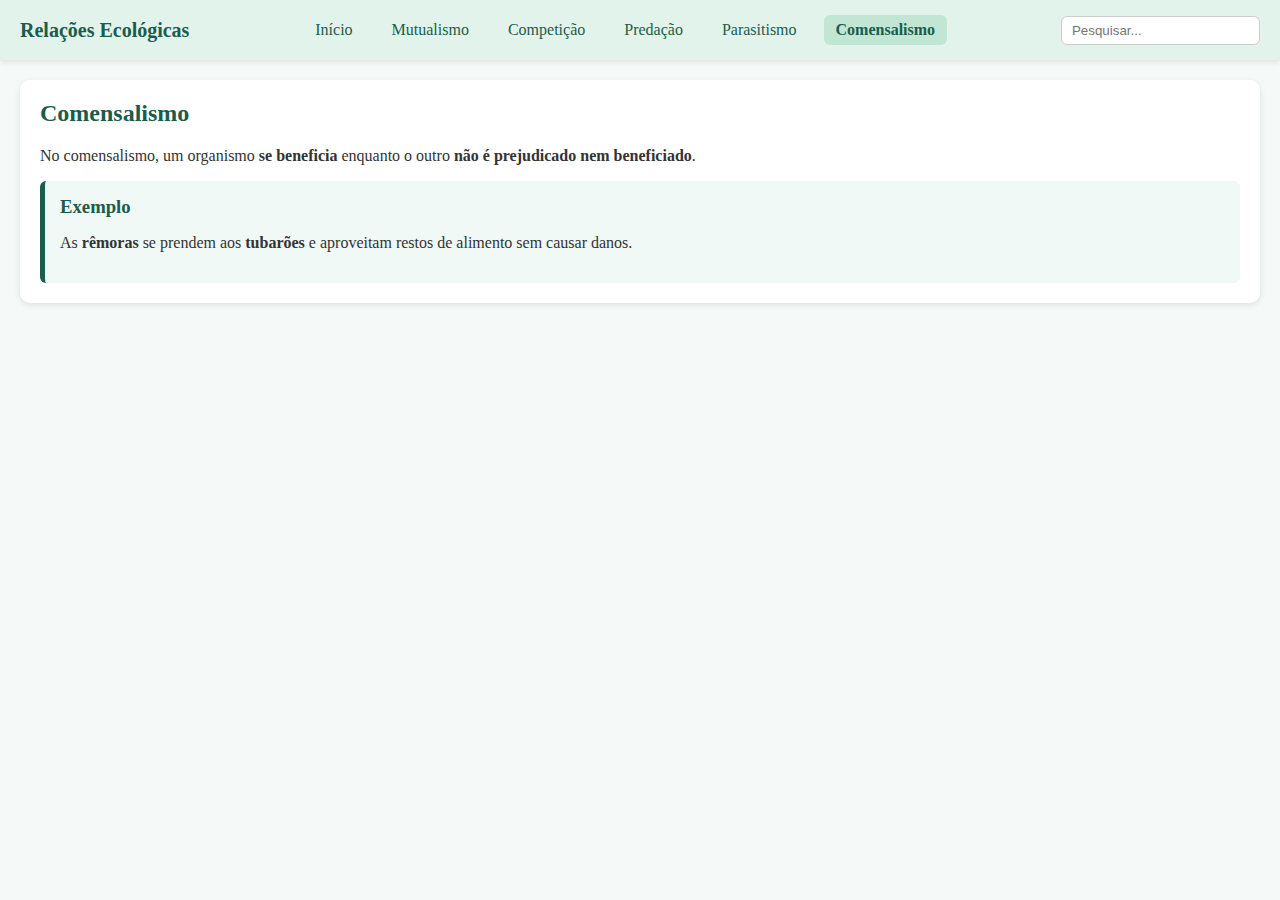
<file: conteudo/comensalismo.html>
<!DOCTYPE html>
<html lang="pt-BR">
<head>
  <meta charset="UTF-8">
  <meta name="viewport" content="width=device-width, initial-scale=1.0">
  <title>Comensalismo</title>
  <link rel="stylesheet" href="conteúdo.css">
</head>
<body>

  <header>
    <h1>Relações Ecológicas</h1>
    <nav class="menu">
      <a href="c">Início</a>
      <a href="mutualismo.html">Mutualismo</a>
      <a href="competicao.html">Competição</a>
      <a href="predacao.html">Predação</a>
      <a href="parasitismo.html">Parasitismo</a>
      <a href="comensalismo.html" class="active">Comensalismo</a>
    </nav>
    <div class="search-box">
      <input type="text" placeholder="Pesquisar...">
    </div>
  </header>

  <main class="content">
    <h2>Comensalismo</h2>
    <p>No comensalismo, um organismo <b>se beneficia</b> enquanto o outro <b>não é prejudicado nem beneficiado</b>.</p>

    <div class="box">
      <h3>Exemplo</h3>
      <p>As <b>rêmoras</b> se prendem aos <b>tubarões</b> e aproveitam restos de alimento sem causar danos.</p>
    </div>
  </main>

</body>
</html>
</file>
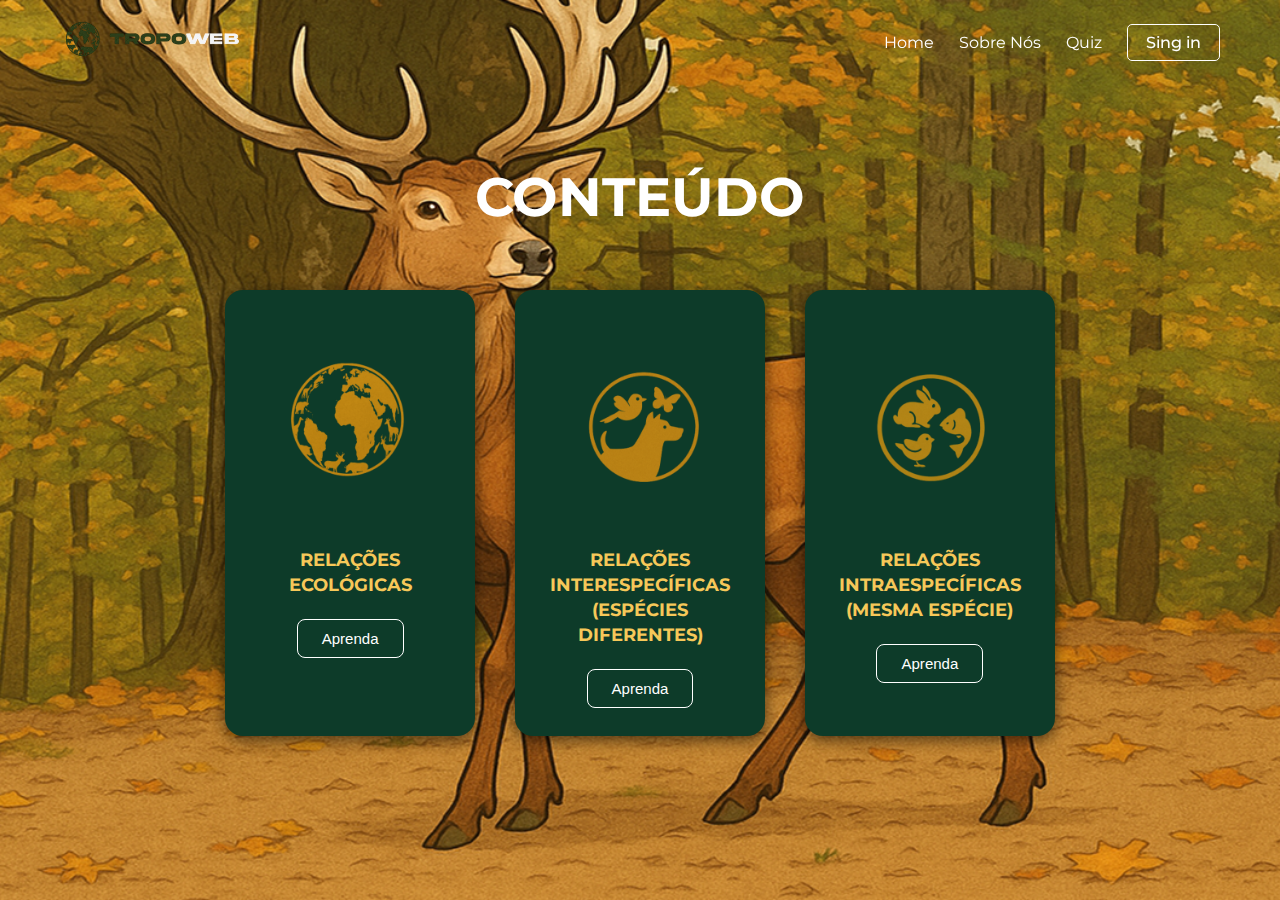
<file: conteudo/conteudo-pagina-veado.html>
<!DOCTYPE html>
<html lang="pt-BR">
<head>
  <meta charset="UTF-8">
  <meta name="viewport" content="width=device-width, initial-scale=1.0">
  <title>TropoWeb</title>
<link rel="stylesheet" href="conteudo-pagina-veado.css">
  <link href="https://fonts.googleapis.com/css2?family=Montserrat:wght@400;700&display=swap" rel="stylesheet">
</head>
<body>

  
  <header>
    <div class="logo">
      <img src="../imagens/logo.png" alt="TropoWeb">
    </div>
    <nav>
      <a href="..//index.html">Home</a>
      <a href="../sobre nos/sobre.html">Sobre Nós</a>
      <a href="../quiz/quiz.html">Quiz</a>
      <a href="../login/login.html" class="login-btn">Sing in</a>
    </nav>
  </header>
  
  <main>
    <h1>CONTEÚDO</h1>

    <div class="cards">
      <div class="card ecologicas">
        <img src="../imagens/Globos Dourados Edutec (1).png" alt="Ícone Ecologia">
        <h2>RELAÇÕES<br>ECOLÓGICAS</h2>
        <a href="./relaçoes ecologicas.html"><button>Aprenda</button></a>
      </div>

      <div class="card Interespecíficas ">
        <img src="../imagens/Globo 2.png" alt="Ícone Interespecíficas">
        <h2>RELAÇÕES INTERESPECÍFICAS<br>(ESPÉCIES DIFERENTES)</h2>
        <a href="../conteúdo/Relações  Interespecíficas.html"><button>Aprenda</button></a>
      </div>

      <div class="card intraespecificas">
        <img src="../imagens/Globo 3.png" alt="Ícone Intraespecíficas">
        <h2>RELAÇÕES INTRAESPECÍFICAS<br>(MESMA ESPÉCIE)</h2>
        <a href="./Relaçoes intraespecificas.html"><button>Aprenda</button></a>
      </div>
    </div>
  </main>

</body>
</html>
</file>
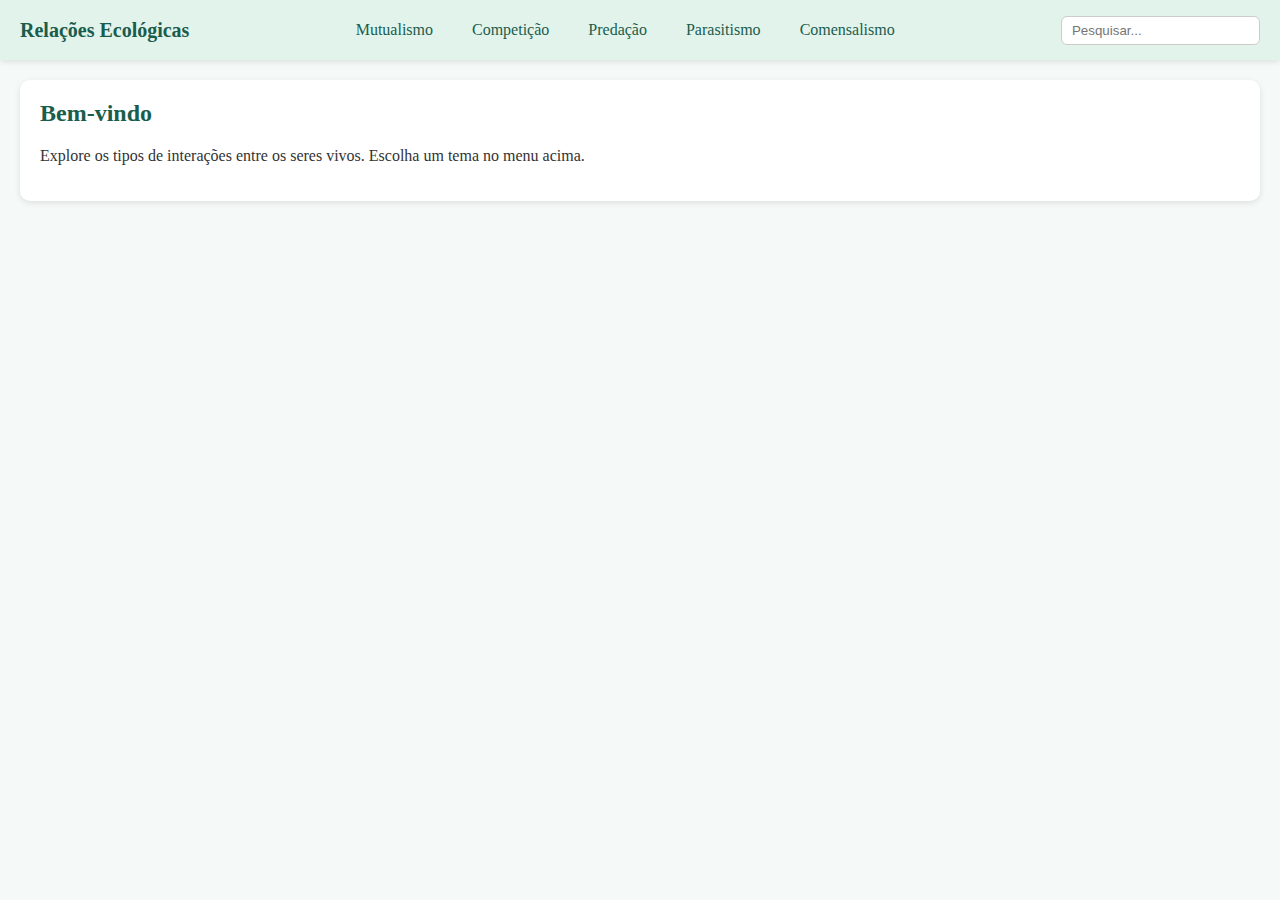
<file: conteudo/conteúdo.html>
<!DOCTYPE html>
<html lang="pt-BR">
<head>
  <meta charset="UTF-8">
  <meta name="viewport" content="width=device-width, initial-scale=1.0">
  <title>Relações Ecológicas</title>
  <link rel="stylesheet" href="conteúdo.css">
</head>
<body>

 
  <header>
    <h1>Relações Ecológicas</h1>
    <nav class="menu">
      <a href="mutualismo.html">Mutualismo</a>
      <a href="competicao.html">Competição</a>
      <a href="predacao.html">Predação</a>
      <a href="parasitismo.html">Parasitismo</a>
      <a href="comensalismo.html">Comensalismo</a>
    </nav>
    <div class="search-box">
      <input type="text" placeholder="Pesquisar...">
    </div>
  </header>

  <main class="content">
    <h2>Bem-vindo</h2>
    <p>Explore os tipos de interações entre os seres vivos. Escolha um tema no menu acima.</p>
  </main>

</body>
</html>
</file>
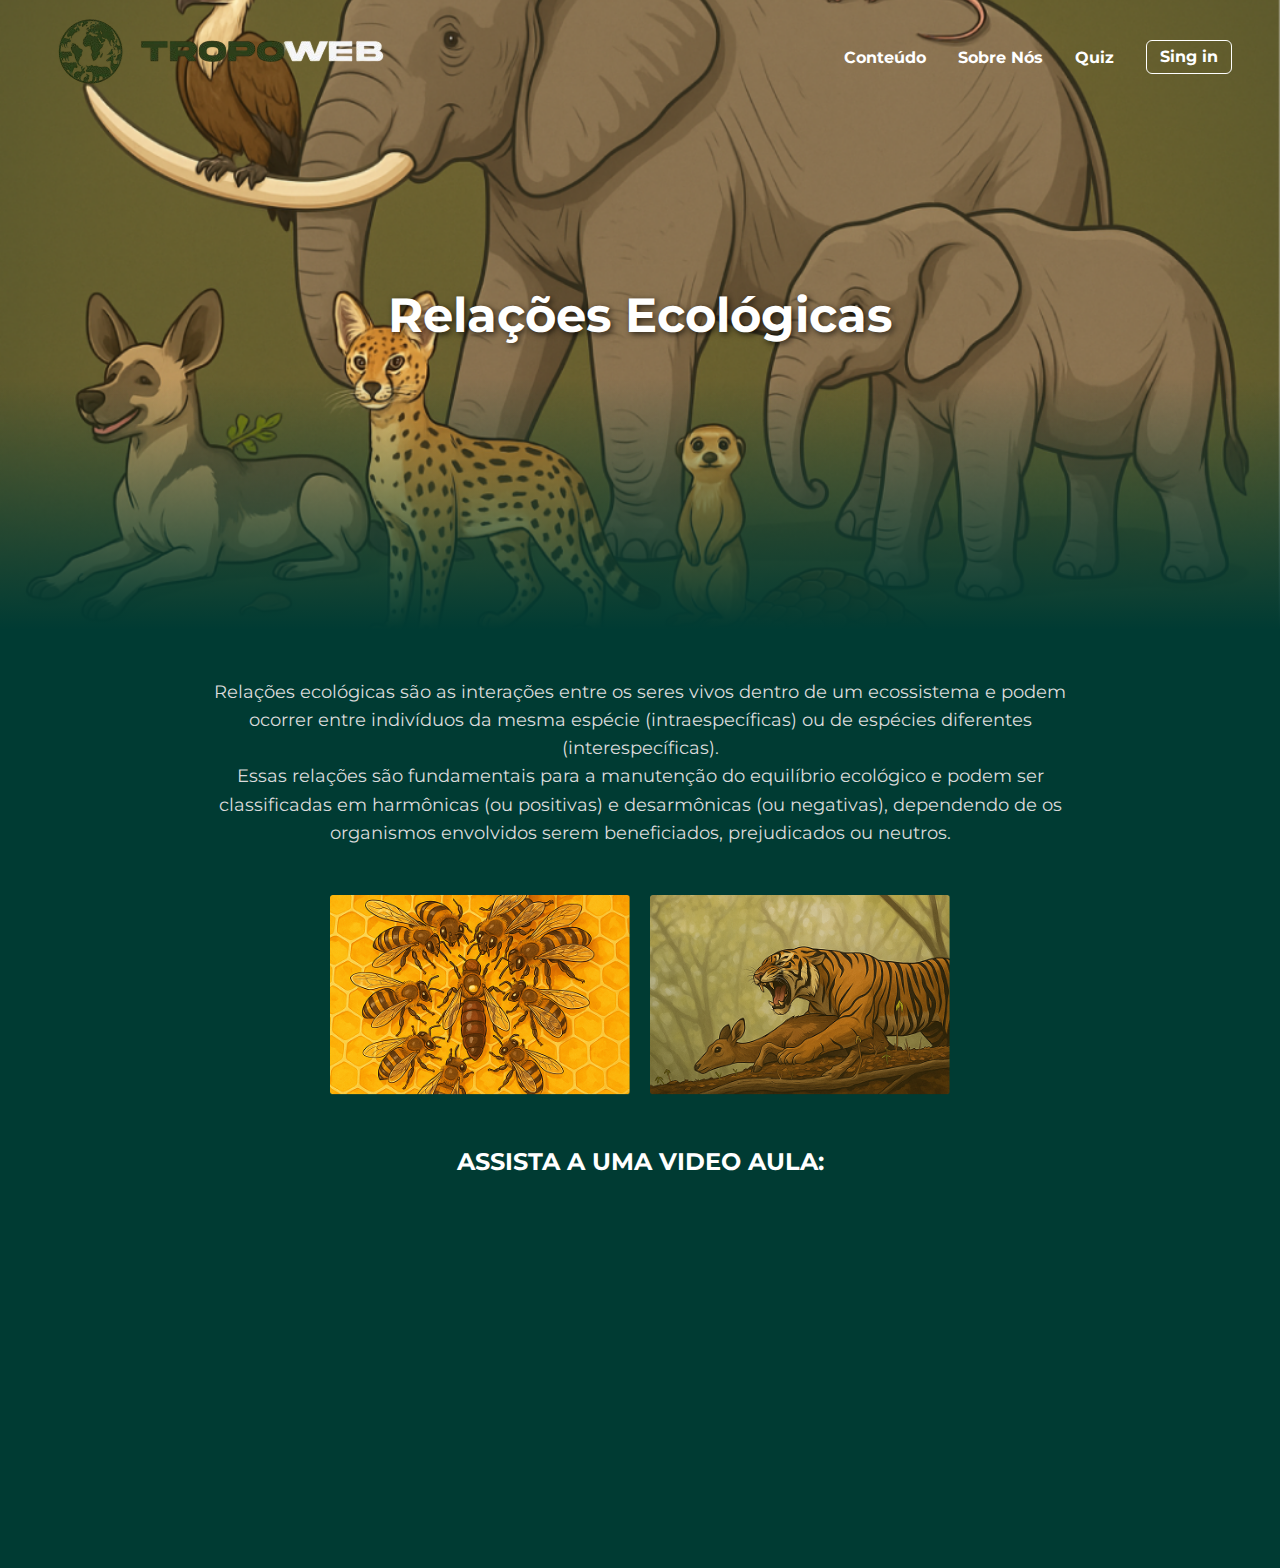
<file: conteudo/relaçoes ecologicas.html>
<!DOCTYPE html>
<html lang="pt-BR">
<head>
  <meta charset="UTF-8">
  <meta name="viewport" content="width=device-width, initial-scale=1.0">
   <link rel="stylesheet" href="relaçoes ecologicas.css">
  <link href="https://fonts.googleapis.com/css2?family=Montserrat:wght@400;700&display=swap" rel="stylesheet">
  <title>Relações Ecológicas</title>
</head>
<body>
 
  
  <nav class="navegacao">
    <div class="logo">
        <img src="../imagens/logo.png" alt="TropoWeb">
      </div>
    <ul>
      <li><a href="./conteúdo pagina veado.html">Conteúdo</a></li>
      <li><a href="../sobre nos/sobre.html">Sobre Nós</a></li>
      <li><a href="../quiz/quiz.html">Quiz</a></li>
      <li><a href="../login/login.html" class="btn">Sing in</a></li>
    </ul>
  </nav>

  <header class="Inicio">
    <div class="overlay"></div>
    <h1>Relações Ecológicas</h1>
  </header>


  <section class="intro">
    <p>
      Relações ecológicas são as interações entre os seres vivos dentro de um ecossistema e podem ocorrer entre indivíduos da mesma espécie (intraespecíficas) ou de espécies diferentes (interespecíficas). <br>Essas relações são fundamentais para a manutenção do equilíbrio ecológico e podem ser classificadas em harmônicas (ou positivas) e desarmônicas (ou negativas), dependendo de os organismos envolvidos serem beneficiados, prejudicados ou neutros.
    </p>
  </section>

 
  <div class="container">
    <img src="../imagens/colmeia menor.png" alt="comeia">
    <img src="../imagens/TIGRE MATANDO VEADO.png" alt="trigre matando veado">
  </div>
  
  <section class="video">
    <h2>ASSISTA A UMA VIDEO AULA:</h2>
    <div class="video-container">
      <iframe width="560" height="315" src="https://www.youtube.com/embed/-0Vog0Hizro?si=HrDHs8sVjT8LIX2-" title="YouTube video player" frameborder="0" allow="accelerometer; autoplay; clipboard-write; encrypted-media; gyroscope; picture-in-picture; web-share" referrerpolicy="strict-origin-when-cross-origin" allowfullscreen></iframe>
    </div>
  </section>
 

</body>
</html>
</file>
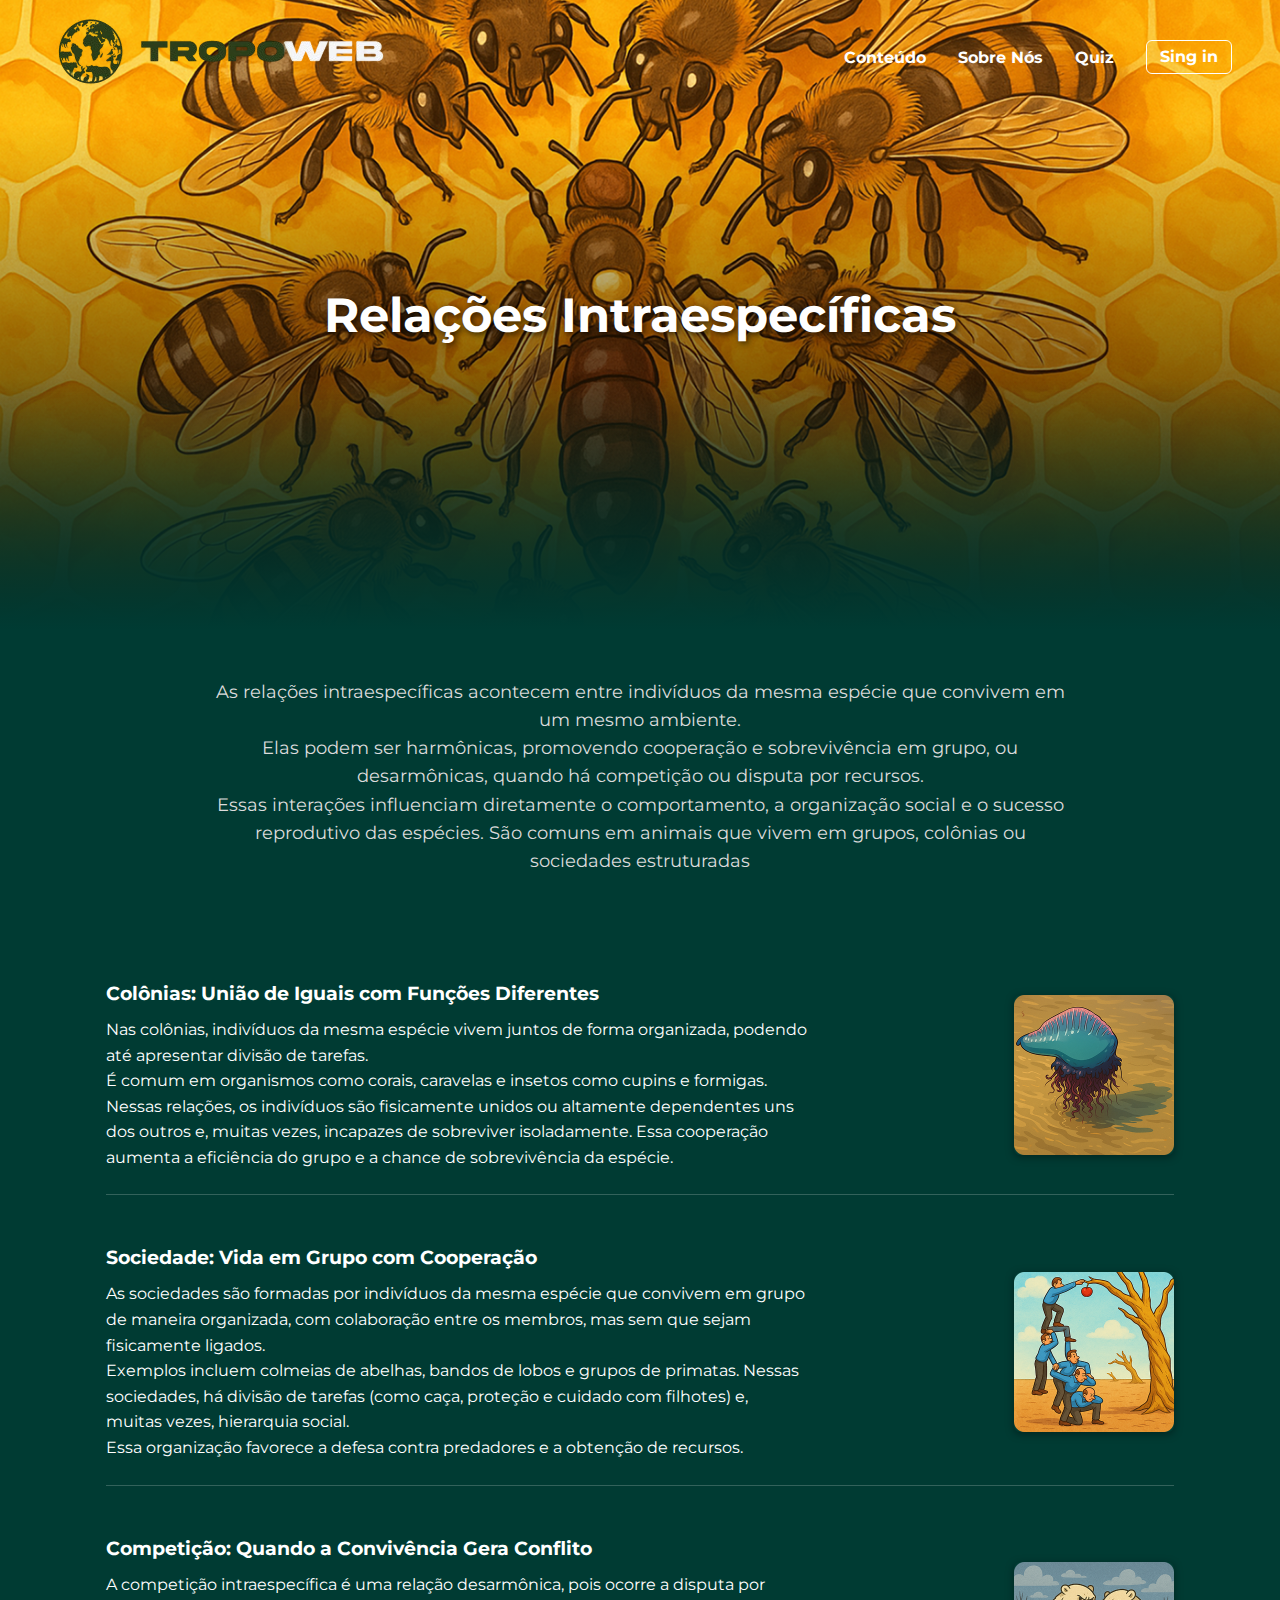
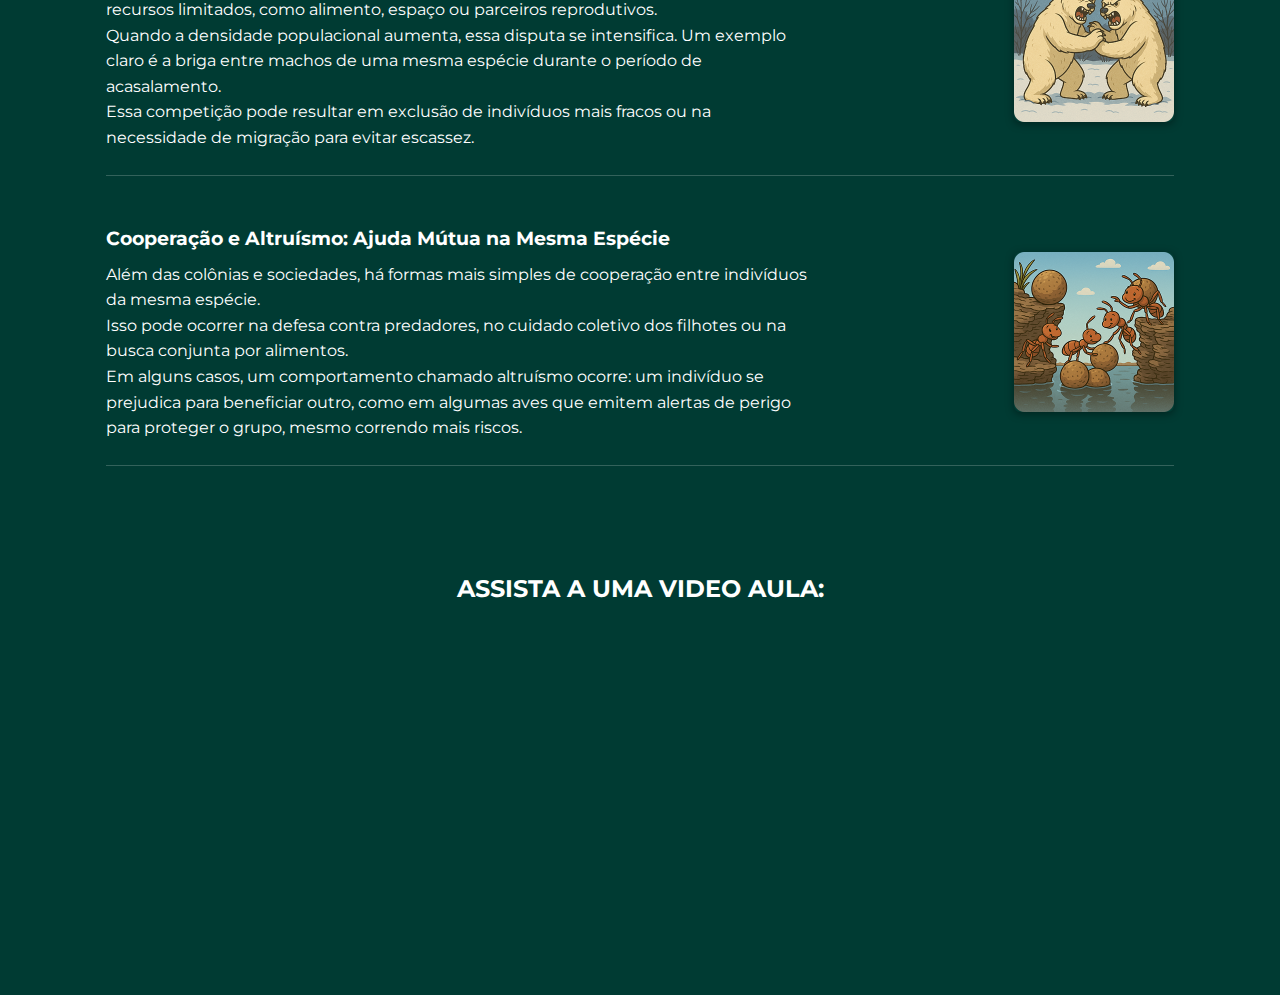
<file: conteudo/Relaçoes intraespecificas.html>
<!DOCTYPE html>
<html lang="pt-BR">
<head>
    <meta charset="UTF-8">
    <meta name="viewport" content="width=device-width, initial-scale=1.0">
    <link href="https://fonts.googleapis.com/css2?family=Montserrat:wght@400;700&display=swap" rel="stylesheet">
    <title>Relações Intraespecíficas</title>
    <link rel="stylesheet" href="./Relaçoes intraespecificas.css">
</head>
<body>
    
    <nav class="navegacao">
        <div class="logo">
            <img src="../imagens/logo.png" alt="TropoWeb">
          </div>
        <ul>
          <li><a href="./conteúdo pagina veado.html">Conteúdo</a></li>
          <li><a href="../sobre nos/sobre.html">Sobre Nós</a></li>
          <li><a href="../quiz/quiz.html">Quiz</a></li>
          <li><a href="../login/login.html" class="btn">Sing in</a></li>
        </ul>
      </nav>

      <header class="Inicio">
        <div class="overlay"></div>
        <h1>Relações Intraespecíficas</h1>
      </header>


      <section class="intro">
        <p>
            As relações intraespecíficas acontecem entre indivíduos da mesma espécie que convivem em um mesmo ambiente. <br> Elas podem ser harmônicas, promovendo cooperação e sobrevivência em grupo, ou desarmônicas, quando há competição ou disputa por recursos. <br> Essas interações influenciam diretamente o comportamento, a organização social e o sucesso reprodutivo das espécies. São comuns em animais que vivem em grupos, colônias ou sociedades estruturadas
        </p>
      </section>

      <section class="cards">
        <div class="card">
          <div class="card-texto">
            <h3>Colônias: União de Iguais com Funções Diferentes </h3>
            <p>Nas colônias, indivíduos da mesma espécie vivem juntos de forma organizada, podendo até apresentar divisão de tarefas. <br> É comum em organismos como corais, caravelas e insetos como cupins e formigas. <br> Nessas relações, os indivíduos são fisicamente unidos ou altamente dependentes uns dos outros e, muitas vezes, incapazes de sobreviver isoladamente. Essa cooperação aumenta a eficiência do grupo e a chance de sobrevivência da espécie.  </p>
          </div>
          <div class="card-imagem">
            <img src="../imagens/polvo com cauda.png" alt="Colônias">
          </div>
        </div>
        
        <div class="card">
            <div class="card-texto">
              <h3>Sociedade: Vida em Grupo com Cooperação </h3>
              <p>As sociedades são formadas por indivíduos da mesma espécie que convivem em grupo de maneira organizada, com colaboração entre os membros, mas sem que sejam fisicamente ligados. <br> Exemplos incluem colmeias de abelhas, bandos de lobos e grupos de primatas. Nessas sociedades, há divisão de tarefas (como caça, proteção e cuidado com filhotes) e, muitas vezes, hierarquia social. <br> Essa organização favorece a defesa contra predadores e a obtenção de recursos.</p>
            </div>
            <div class="card-imagem">
              <img src="../imagens/escalando arvore.png" alt="Sociedade">
            </div>
          </div>

          <div class="card">
            <div class="card-texto">
              <h3>Competição: Quando a Convivência Gera Conflito</h3>
              <p>A competição intraespecífica é uma relação desarmônica, pois ocorre a disputa por recursos limitados, como alimento, espaço ou parceiros reprodutivos. <br> Quando a densidade populacional aumenta, essa disputa se intensifica.  Um exemplo claro é a briga entre machos de uma mesma espécie durante o período de acasalamento. <br>Essa competição pode resultar em exclusão de indivíduos mais fracos ou na necessidade de migração para evitar escassez.</p>
            </div>
            <div class="card-imagem">
              <img src="../imagens/urso brigando.png" alt="Competição">
            </div>
          </div>

          <div class="card">
            <div class="card-texto">
              <h3>Cooperação e Altruísmo: Ajuda Mútua na Mesma Espécie</h3>
              <p> Além das colônias e sociedades, há formas mais simples de cooperação entre indivíduos da mesma espécie. <br> Isso pode ocorrer na defesa contra predadores, no cuidado coletivo dos filhotes ou na busca conjunta por alimentos. <br> Em alguns casos, um comportamento chamado altruísmo ocorre: um indivíduo se prejudica para beneficiar outro, como em algumas aves que emitem alertas de perigo para proteger o grupo, mesmo correndo mais riscos. </p>
            </div>
            <div class="card-imagem">
              <img src="../imagens/formiga se ajudando.png" alt="Cooperação">
            </div>
          </div>
        </section>

        <section class="video">
            <h2>ASSISTA A UMA VIDEO AULA:</h2>
            <div class="video-container">
              <iframe width="560" height="315" src="https://www.youtube.com/embed/MqwUYIRkskI?si=M2KoqCRcX6rqnEYF" title="YouTube video player" frameborder="0" allow="accelerometer; autoplay; clipboard-write; encrypted-media; gyroscope; picture-in-picture; web-share" referrerpolicy="strict-origin-when-cross-origin" allowfullscreen></iframe></iframe>
            </div>
          </section>
</body>
</html>
</file>
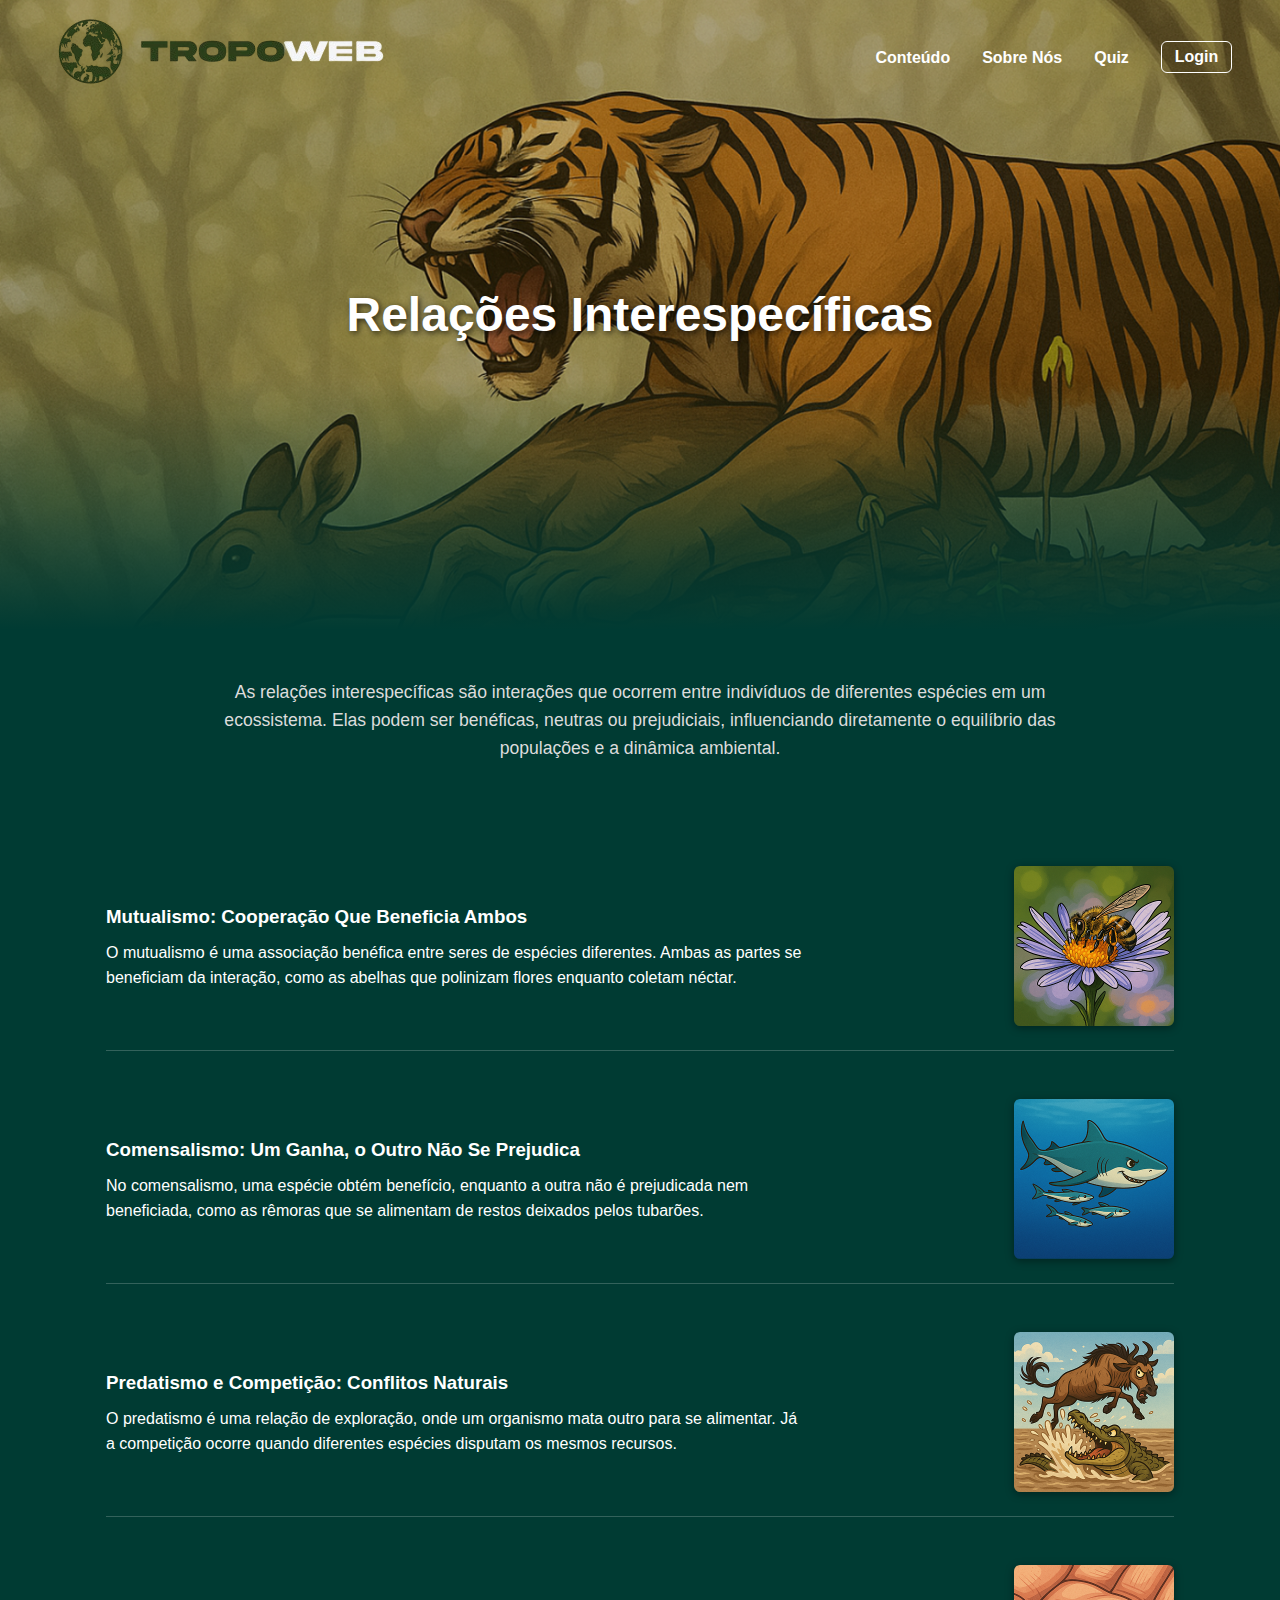
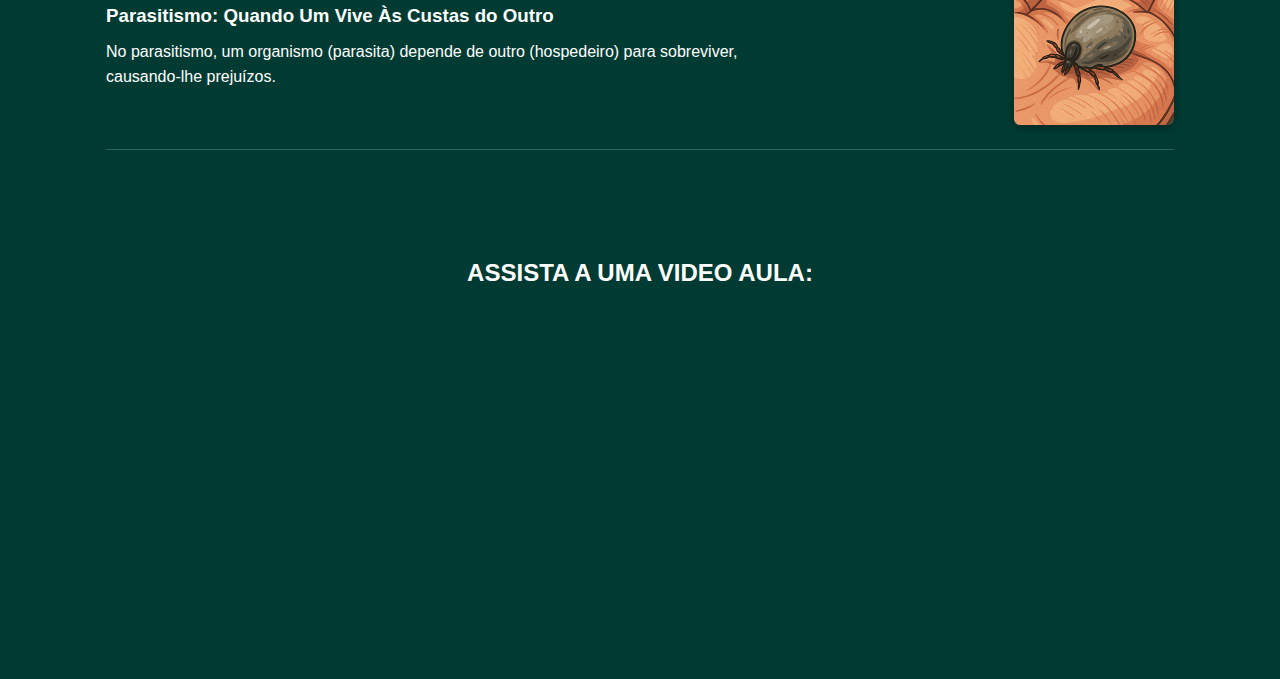
<file: conteudo/Relações  Interespecíficas.html>
<!DOCTYPE html>
<html lang="pt-BR">
<head>
  <meta charset="UTF-8">
  <meta name="viewport" content="width=device-width, initial-scale=1.0">
  <title>Relações Interespecíficas</title>
  <link rel="stylesheet" href="./Relações  Interespecíficas.css">
</head>
<body>

 
  <nav class="navegacao">
    <div class="logo">
        <img src="../imagens/logo.png" alt="TropoWeb">
      </div>
    <ul>
      <li><a href="./conteúdo pagina veado.html">Conteúdo</a></li>
      <li><a href="../sobre nos/sobre.html">Sobre Nós</a></li>
      <li><a href="../quiz/quiz.html">Quiz</a></li>
      <li><a href="../login/login.html" class="btn">Login</a></li>
    </ul>
  </nav>

 
  <header class="Inicio">
    <div class="overlay"></div>
    <h1>Relações Interespecíficas</h1>
  </header>

  
  <section class="introducao">
    <p>
      As relações interespecíficas são interações que ocorrem entre indivíduos de diferentes espécies em um ecossistema.
      Elas podem ser benéficas, neutras ou prejudiciais, influenciando diretamente o equilíbrio das populações e a dinâmica ambiental.
    </p>
  </section>

 
  <section class="cards">
    <div class="card">
      <div class="card-texto">
        <h3>Mutualismo: Cooperação Que Beneficia Ambos</h3>
        <p>O mutualismo é uma associação benéfica entre seres de espécies diferentes.
          Ambas as partes se beneficiam da interação, como as abelhas que polinizam flores enquanto coletam néctar.
        </p>
      </div>
      <div class="card-imagem">
        <img src="../imagens/ABELHA NA FLOR.png" alt="Mutualismo">
      </div>
    </div>

    <div class="card">
      <div class="card-texto">
        <h3>Comensalismo: Um Ganha, o Outro Não Se Prejudica</h3>
        <p>No comensalismo, uma espécie obtém benefício, enquanto a outra não é prejudicada nem beneficiada,
          como as rêmoras que se alimentam de restos deixados pelos tubarões.
        </p>
      </div>
      <div class="card-imagem">
        <img src="../imagens/image 21.png" alt="Comensalismo">
      </div>
    </div>

    <div class="card">
      <div class="card-texto">
        <h3>Predatismo e Competição: Conflitos Naturais</h3>
        <p>O predatismo é uma relação de exploração, onde um organismo mata outro para se alimentar.
          Já a competição ocorre quando diferentes espécies disputam os mesmos recursos.
        </p>
      </div>
      <div class="card-imagem">
        <img src="../imagens/BUFÁLO PULANDO JACARÉ.png" alt="Predatismo">
      </div>
    </div>

    <div class="card">
      <div class="card-texto">
        <h3>Parasitismo: Quando Um Vive Às Custas do Outro</h3>
        <p>No parasitismo, um organismo (parasita) depende de outro (hospedeiro) para sobreviver, causando-lhe prejuízos.
        </p>
      </div>
      <div class="card-imagem">
        <img src="../imagens/CARRAPATO.png" alt="Parasitismo">
      </div>
    </div>
  </section>

 
  <section class="video">
    <h2>ASSISTA A UMA VIDEO AULA:</h2>
    <div class="video-container">
      <iframe width="560" height="315" src="https://www.youtube.com/embed/mO1qcZHMry8?si=21RO1TkKgQHyrUIo" title="YouTube video player" frameborder="0" allow="accelerometer; autoplay; clipboard-write; encrypted-media; gyroscope; picture-in-picture; web-share" referrerpolicy="strict-origin-when-cross-origin" allowfullscreen></iframe>
    </div>
  </section>

</body>
</html>
</file>
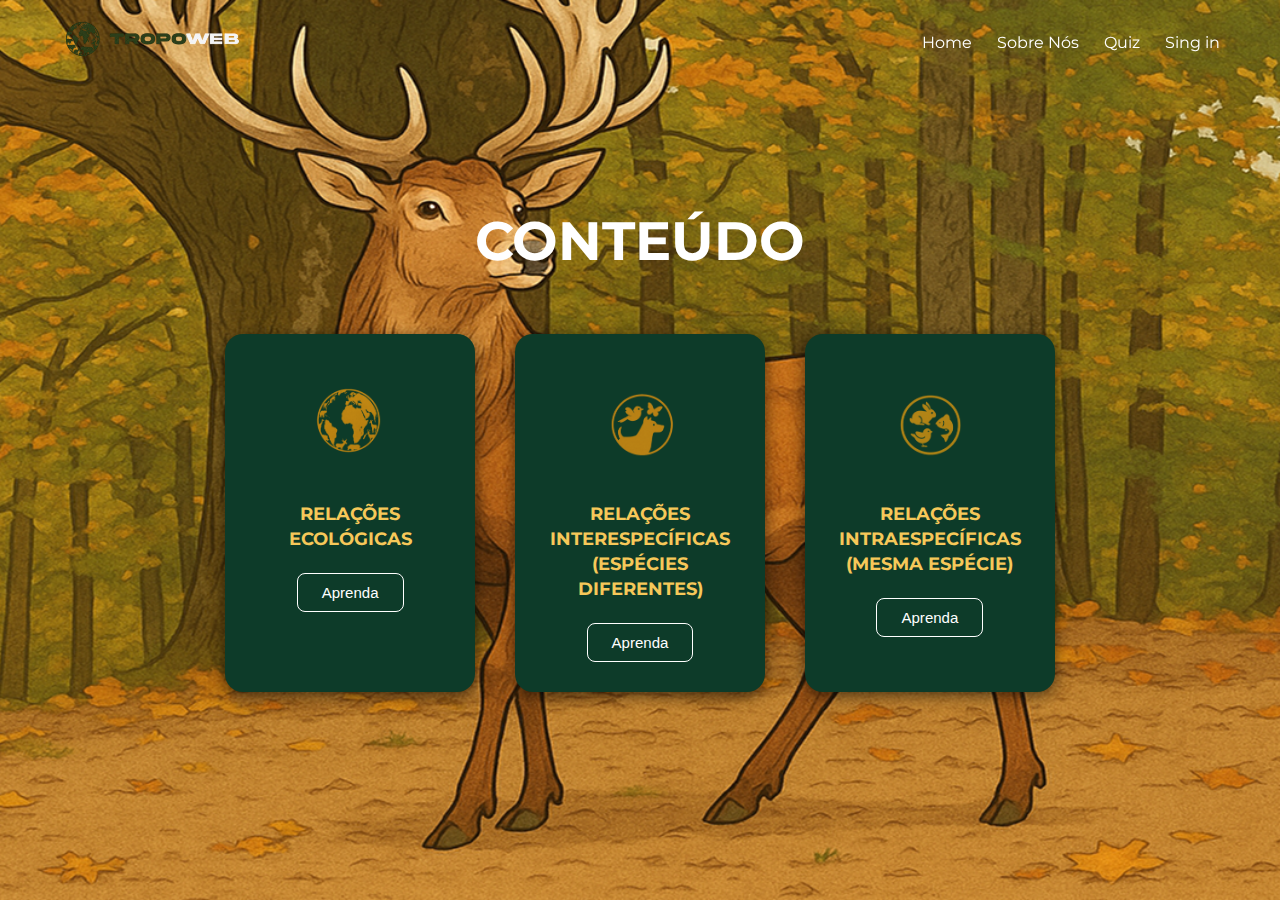
<file: conteúdo/conteúdo pagina veado.html>
<!DOCTYPE html>
<html lang="pt-BR">
<head>
  <meta charset="UTF-8">
  <meta name="viewport" content="width=device-width, initial-scale=1.0">
  <title>TropoWeb</title>
<link rel="stylesheet" href="./contéudo pagina veado.css">
  <link href="https://fonts.googleapis.com/css2?family=Montserrat:wght@400;700&display=swap" rel="stylesheet">
</head>
<body>

  
  <header>
    <div class="logo">
      <img src="../imagens/logo.png" alt="TropoWeb">
    </div>
    <nav>
      <a href="..//index.html">Home</a>
      <a href="../sobre nos/sobre.html">Sobre Nós</a>
      <a href="../quiz/quiz.html">Quiz</a>
      <a href="../login/login.html" class="login-btn">Sing in</a>
    </nav>
  </header>
  
  <main>
    <h1>CONTEÚDO</h1>

    <div class="cards">
      <div class="card ecologicas">
        <img src="../imagens/Globos Dourados Edutec (1).png" alt="Ícone Ecologia">
        <h2>RELAÇÕES<br>ECOLÓGICAS</h2>
        <a href="./relaçoes ecologicas.html"><button>Aprenda</button></a>
      </div>

      <div class="card Interespecíficas ">
        <img src="../imagens/Globo 2.png" alt="Ícone Interespecíficas">
        <h2>RELAÇÕES INTERESPECÍFICAS<br>(ESPÉCIES DIFERENTES)</h2>
        <a href="../conteúdo/Relações  Interespecíficas.html"><button>Aprenda</button></a>
      </div>

      <div class="card intraespecificas">
        <img src="../imagens/Globo 3.png" alt="Ícone Intraespecíficas">
        <h2>RELAÇÕES INTRAESPECÍFICAS<br>(MESMA ESPÉCIE)</h2>
        <a href="./Relaçoes intraespecificas.html"><button>Aprenda</button></a>
      </div>
    </div>
  </main>

</body>
</html>
</file>
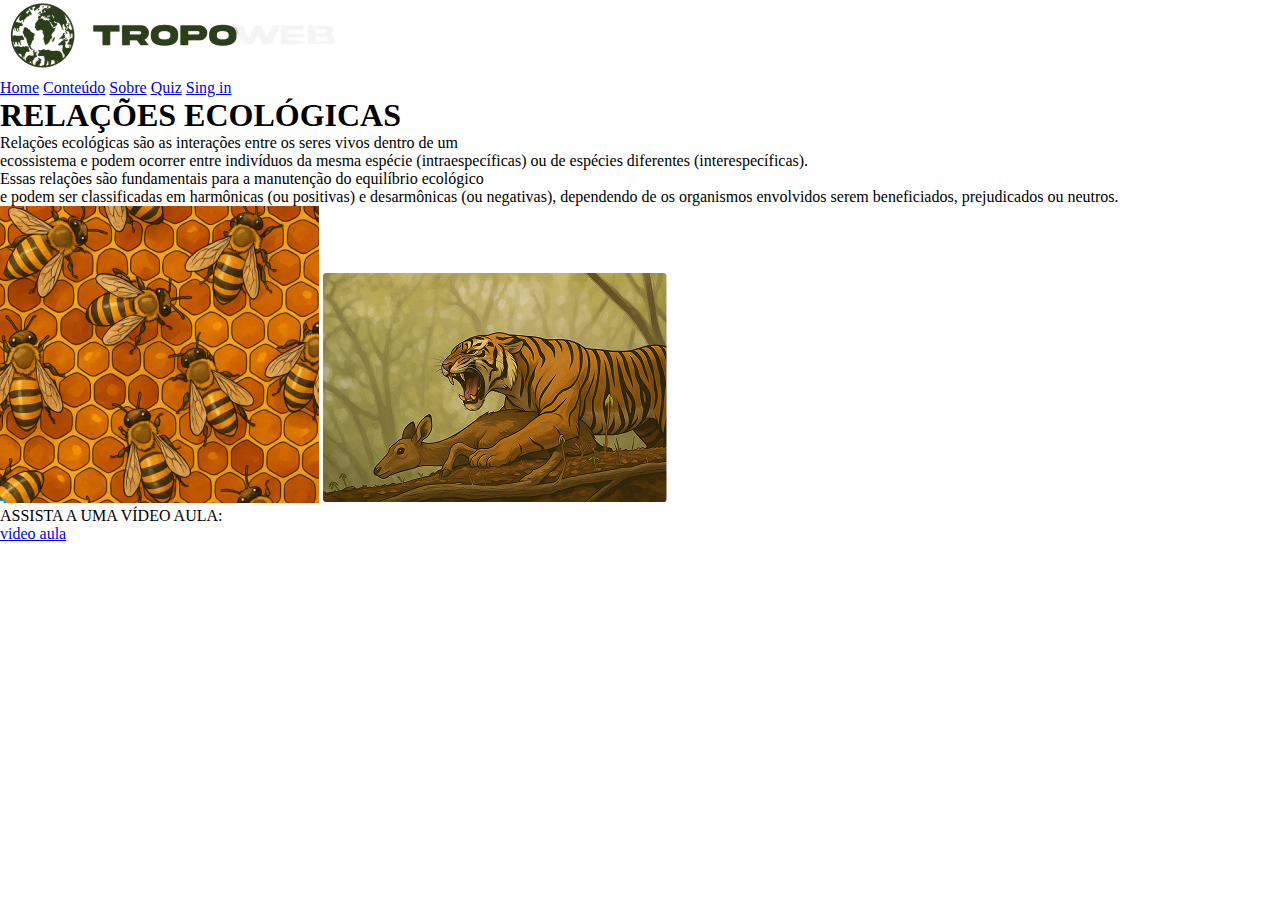
<file: conteúdo/relaçoes ecologicas.html>
<!DOCTYPE html>
<html lang="en">
<head>
    <meta charset="UTF-8">
    <meta name="viewport" content="width=device-width, initial-scale=1.0">
    <link rel="stylesheet" href="./relaçoes ecolgicas.css">
    <link href="https://fonts.googleapis.com/css2?family=Montserrat:wght@400;700&display=swap" rel="stylesheet">
    <title>Relações Ecológicas</title>
</head>
<body>

  <div id="page">
  <header>
<div class="menu">

  <a href="#" class="secao1">
    <img src="../imagens/logo.png" alt="logo">
  </a>

  <nav class="menu">
    <a href="#home">Home</a>
    <a href="./conteúdo/conteúdo pagina veado.html">Conteúdo</a>
    <a href="./sobre nos/sobre.html">Sobre</a>
    <a href="./quiz/quiz.html">Quiz</a>
    <a href="./login/login.html">Sing in</a>
  </nav>
</div>
  </div>

<h1>RELAÇÕES ECOLÓGICAS</h1>

<div>
  <p> Relações ecológicas são as interações entre os seres vivos dentro de um <br> ecossistema e podem ocorrer entre indivíduos da mesma espécie (intraespecíficas) ou de espécies diferentes (interespecíficas).</p>

 <p>Essas relações são fundamentais para a manutenção do equilíbrio ecológico <br> e podem ser classificadas em harmônicas (ou positivas) e desarmônicas (ou negativas), dependendo de os organismos envolvidos serem beneficiados, prejudicados ou neutros.</p>

 <img src="../imagens/abelha.png" alt="colmeia">
 <img src="../imagens/TIGRE MATANDO VEADO.png" alt="tigre matando veado">
</div>

<div>
  <p>ASSISTA A UMA VÍDEO AULA:</p>
  <a href="https://youtu.be/-0Vog0Hizro?feature=shared">video aula</a>
 </div>
  </header>
  </div>
</body>
</html>
</file>
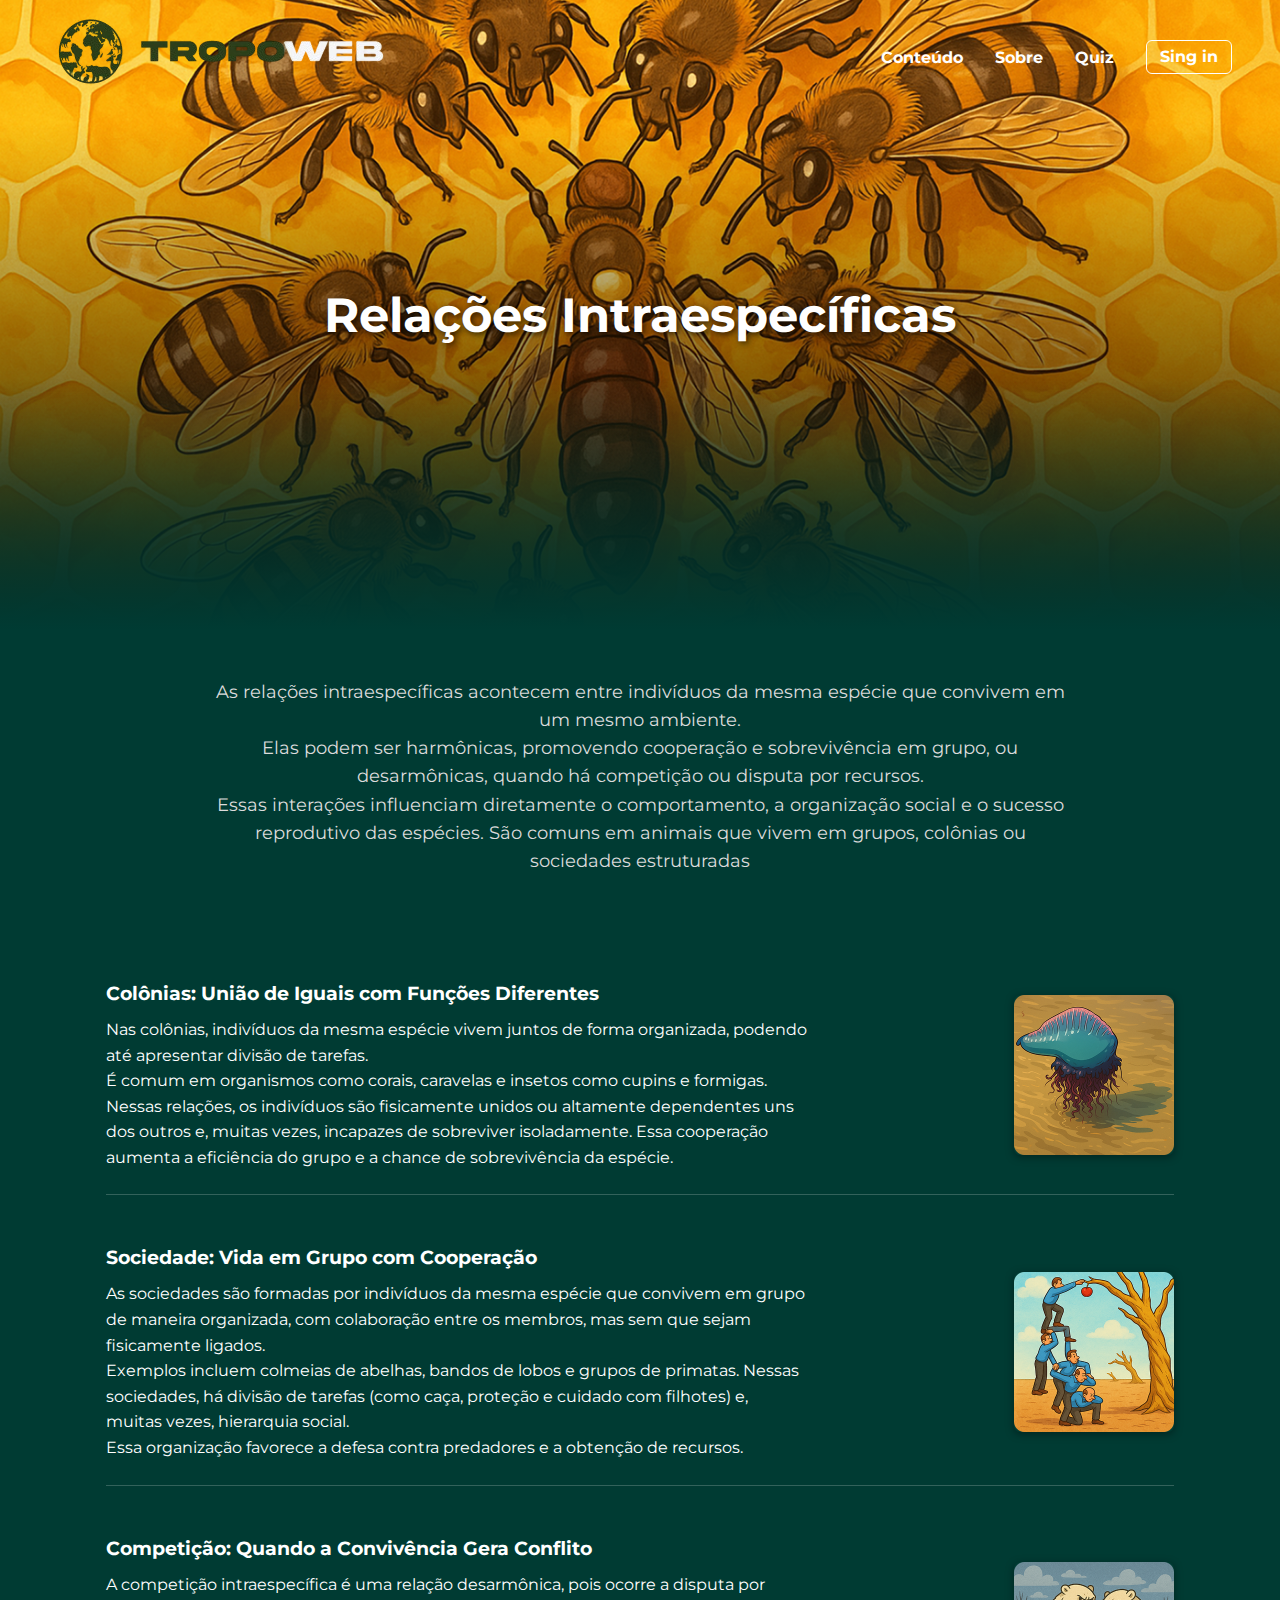
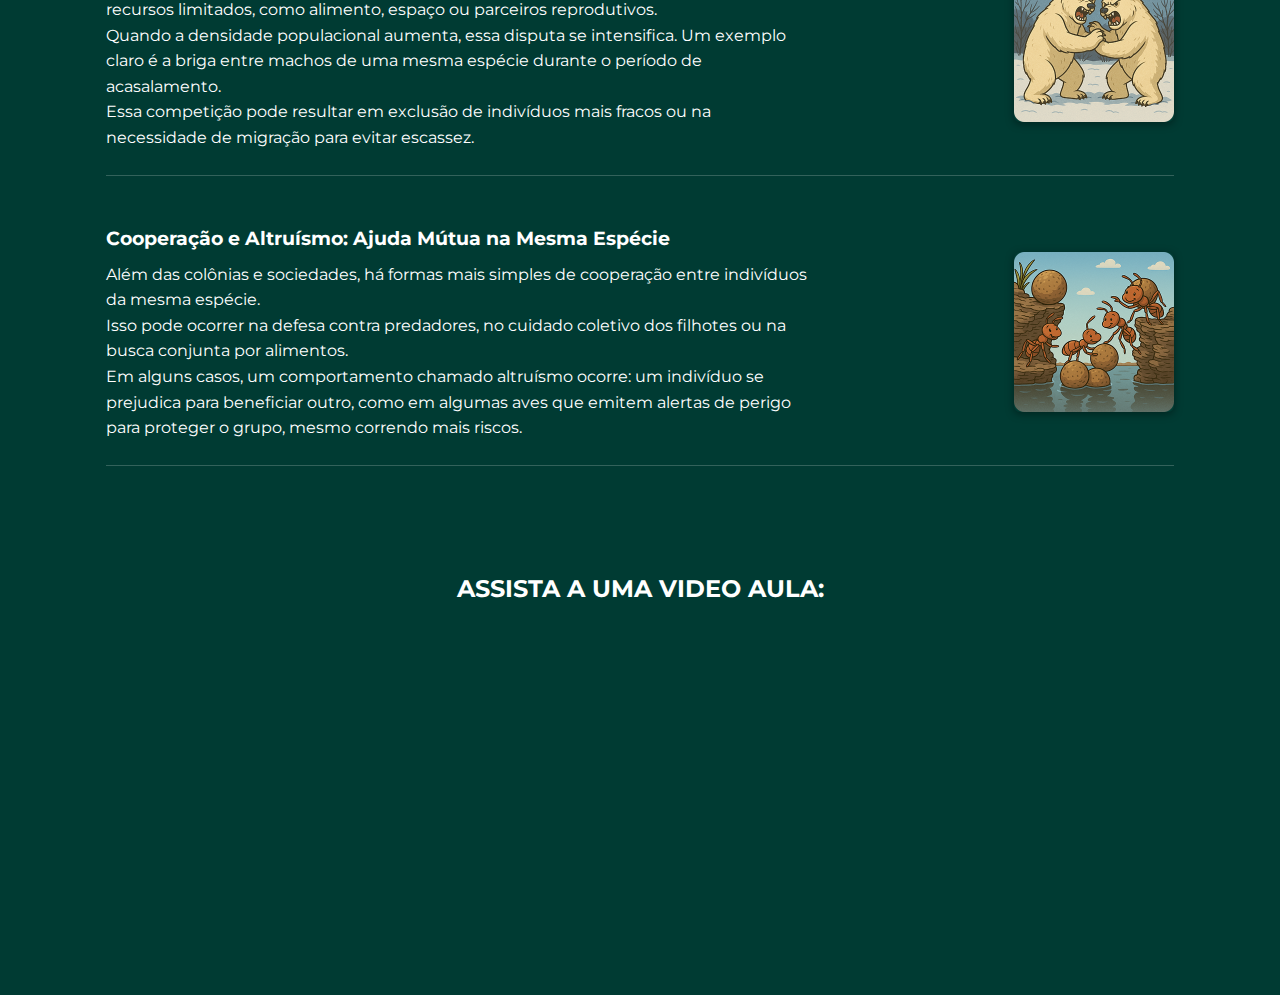
<file: conteúdo/Relaçoes intraespecificas.html>
<!DOCTYPE html>
<html lang="pt-BR">
<head>
    <meta charset="UTF-8">
    <meta name="viewport" content="width=device-width, initial-scale=1.0">
    <link href="https://fonts.googleapis.com/css2?family=Montserrat:wght@400;700&display=swap" rel="stylesheet">
    <title>Relações Intraespecíficas</title>
    <link rel="stylesheet" href="./Relaçoes intraespecificas.css">
</head>
<body>
    
    <nav class="navegacao">
        <div class="logo">
            <img src="../imagens/logo.png" alt="TropoWeb">
          </div>
        <ul>
          <li><a href="./conteúdo pagina veado.html">Conteúdo</a></li>
          <li><a href="../sobre nos/sobre.html">Sobre</a></li>
          <li><a href="../quiz/quiz.html">Quiz</a></li>
          <li><a href="../login/login.html" class="btn">Sing in</a></li>
        </ul>
      </nav>

      <header class="Inicio">
        <div class="overlay"></div>
        <h1>Relações Intraespecíficas</h1>
      </header>


      <section class="intro">
        <p>
            As relações intraespecíficas acontecem entre indivíduos da mesma espécie que convivem em um mesmo ambiente. <br> Elas podem ser harmônicas, promovendo cooperação e sobrevivência em grupo, ou desarmônicas, quando há competição ou disputa por recursos. <br> Essas interações influenciam diretamente o comportamento, a organização social e o sucesso reprodutivo das espécies. São comuns em animais que vivem em grupos, colônias ou sociedades estruturadas
        </p>
      </section>

      <section class="cards">
        <div class="card">
          <div class="card-texto">
            <h3>Colônias: União de Iguais com Funções Diferentes </h3>
            <p>Nas colônias, indivíduos da mesma espécie vivem juntos de forma organizada, podendo até apresentar divisão de tarefas. <br> É comum em organismos como corais, caravelas e insetos como cupins e formigas. <br> Nessas relações, os indivíduos são fisicamente unidos ou altamente dependentes uns dos outros e, muitas vezes, incapazes de sobreviver isoladamente. Essa cooperação aumenta a eficiência do grupo e a chance de sobrevivência da espécie.  </p>
          </div>
          <div class="card-imagem">
            <img src="../imagens/polvo com cauda.png" alt="Colônias">
          </div>
        </div>
        
        <div class="card">
            <div class="card-texto">
              <h3>Sociedade: Vida em Grupo com Cooperação </h3>
              <p>As sociedades são formadas por indivíduos da mesma espécie que convivem em grupo de maneira organizada, com colaboração entre os membros, mas sem que sejam fisicamente ligados. <br> Exemplos incluem colmeias de abelhas, bandos de lobos e grupos de primatas. Nessas sociedades, há divisão de tarefas (como caça, proteção e cuidado com filhotes) e, muitas vezes, hierarquia social. <br> Essa organização favorece a defesa contra predadores e a obtenção de recursos.</p>
            </div>
            <div class="card-imagem">
              <img src="../imagens/escalando arvore.png" alt="Sociedade">
            </div>
          </div>

          <div class="card">
            <div class="card-texto">
              <h3>Competição: Quando a Convivência Gera Conflito</h3>
              <p>A competição intraespecífica é uma relação desarmônica, pois ocorre a disputa por recursos limitados, como alimento, espaço ou parceiros reprodutivos. <br> Quando a densidade populacional aumenta, essa disputa se intensifica.  Um exemplo claro é a briga entre machos de uma mesma espécie durante o período de acasalamento. <br>Essa competição pode resultar em exclusão de indivíduos mais fracos ou na necessidade de migração para evitar escassez.</p>
            </div>
            <div class="card-imagem">
              <img src="../imagens/urso brigando.png" alt="Competição">
            </div>
          </div>

          <div class="card">
            <div class="card-texto">
              <h3>Cooperação e Altruísmo: Ajuda Mútua na Mesma Espécie</h3>
              <p> Além das colônias e sociedades, há formas mais simples de cooperação entre indivíduos da mesma espécie. <br> Isso pode ocorrer na defesa contra predadores, no cuidado coletivo dos filhotes ou na busca conjunta por alimentos. <br> Em alguns casos, um comportamento chamado altruísmo ocorre: um indivíduo se prejudica para beneficiar outro, como em algumas aves que emitem alertas de perigo para proteger o grupo, mesmo correndo mais riscos. </p>
            </div>
            <div class="card-imagem">
              <img src="../imagens/formiga se ajudando.png" alt="Cooperação">
            </div>
          </div>
        </section>

        <section class="video">
            <h2>ASSISTA A UMA VIDEO AULA:</h2>
            <div class="video-container">
              <iframe width="560" height="315" src="https://www.youtube.com/embed/MqwUYIRkskI?si=M2KoqCRcX6rqnEYF" title="YouTube video player" frameborder="0" allow="accelerometer; autoplay; clipboard-write; encrypted-media; gyroscope; picture-in-picture; web-share" referrerpolicy="strict-origin-when-cross-origin" allowfullscreen></iframe></iframe>
            </div>
          </section>
</body>
</html>
</file>
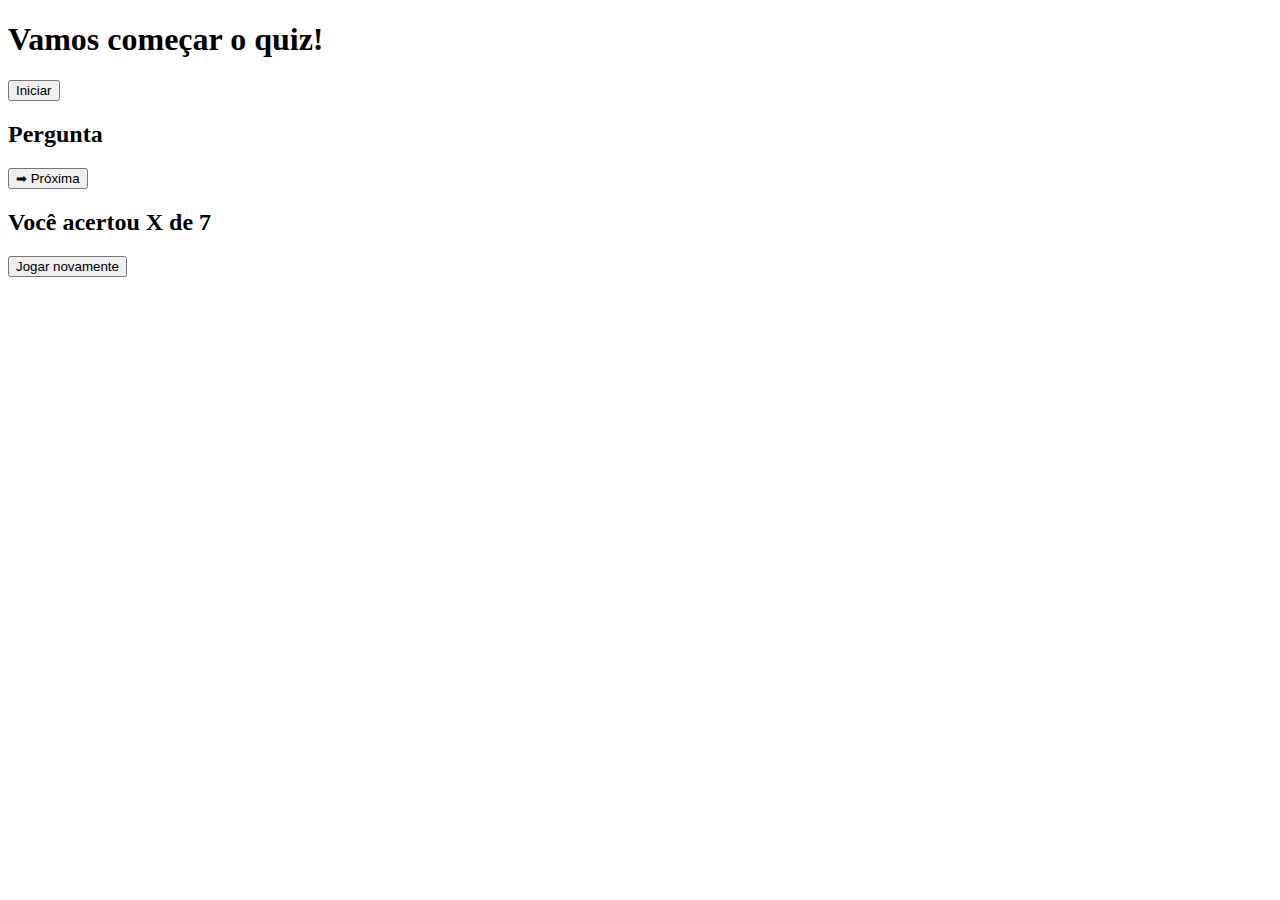
<file: jogos/jogo.html>
<!DOCTYPE html>
<html lang="pt-BR">
<head>
<meta charset="UTF-8">
<meta name="viewport" content="width=device-width, initial-scale=1.0">
<title>Quiz Relações Ecológicas</title>
<link rel="stylesheet" href="jogo.html">
</head>
<body>
<div class="quiz-container">
<!-- Tela inicial -->
<div id="start-screen">
<h1>Vamos começar o quiz!</h1>
<button id="start-btn">Iniciar</button>
</div>


<!-- Tela do quiz -->
<div id="quiz-screen" class="hidden">
<div class="progress-bar"><div class="progress" id="progress"></div></div>
<h2 id="question">Pergunta</h2>
<div id="answers"></div>
<button id="next-btn" class="next-btn hidden">➡ Próxima</button>
</div>


<!-- Tela final -->
<div id="end-screen" class="hidden">
<h2 id="score">Você acertou X de 7</h2>
<button onclick="location.reload()">Jogar novamente</button>
</div>
</div>
<script src="jogo.js"></script>
</body>
</html>
</file>
<file: conteudo/conteúdo.css>
@font-face {
  font-family: 'Akira Expanded';
  src: url('./AkiraExpanded.otf/Akira\ Expanded\ Demo.otf') format('opentype');
  font-weight: normal;
  font-style: normal;
}


body {
  margin: 0;
  background: #f5f9f8;
  color: #333;
}


header {
  display: flex;
  justify-content: space-between;
  align-items: center;
  background: #e2f3ec;
  padding: 15px 20px;
  box-shadow: 0px 2px 6px rgba(0,0,0,0.1);
  flex-wrap: wrap;
}

header h1 {
  margin: 0;
  font-size: 20px;
  color: #1a5d4c;
}


.menu {
  display: flex;
  gap: 15px;
}

.menu a {
  text-decoration: none;
  color: #1a5d4c;
  font-weight: 500;
  padding: 6px 12px;
  border-radius: 6px;
  transition: background 0.3s;
}

.menu a:hover {
  background: #d1ebe2;
}

.menu a.active {
  background: #c1e7d4;
  font-weight: bold;
}


.search-box input {
  padding: 6px 10px;
  border: 1px solid #ccc;
  border-radius: 6px;
  outline: none;
}


.content {
  margin: 20px;
  background: #fff;
  padding: 20px;
  border-radius: 10px;
  box-shadow: 0px 2px 6px rgba(0,0,0,0.1);
}

.content h2 {
  margin-top: 0;
  color: #1a5d4c;
}


.box {
  background: #f0f9f6;
  border-left: 5px solid #1a5d4c;
  padding: 15px;
  margin-top: 15px;
  border-radius: 6px;
}

.box h3 {
  margin: 0 0 8px 0;
  color: #1a5d4c;
}
</file>
<file: conteudo/conteudo-pagina-veado.css>
@font-face {
  font-family: 'Akira Expanded';
  src: url('./AkiraExpanded.otf/Akira\ Expanded\ Demo.otf') format('opentype');
  font-weight: normal;
  font-style: normal;
}

* {
    margin: 0;
    padding: 0;
    box-sizing: border-box;
  }
  
  html {
    font-size: 16px; 
  }
  
  body {
    background: url("../imagens/VEADO\ DE\ FUNDO.png") no-repeat center center/cover;
    color: white;
    font-family: 'Montserrat', sans-serif;
    min-height: 100vh;
    display: flex;
    flex-direction: column;
  }
  
  
  header {
    position: fixed;
    top: 0;
    left: 0;
    width: 100%;
    padding: 1.25rem 3.75rem; 
    display: flex;
    justify-content: space-between;
    align-items: center;
    background: transparent;
    z-index: 10;
  }
  
  .logo img {
    height: 2.5rem; 
  }
  
  nav {
    display: flex;
    align-items: center;
    gap: 1.56rem; 
  }
  
  nav a {
    color: white;
    text-decoration: none;
    font-size: 1rem; 
  }
  
  nav a:hover {
    text-decoration: underline;
  }
  
  .menu a {
    color: var(#fff);
    font-family: "Archivo", sans-serif;
    font-weight: 400;
    transition: 0.3s;
  }
  
  .menu a:hover {
    color: #f0f0f0;
  }

  .login-btn {
    display: inline-block;
    padding: 8px 18px;
    border: 1px solid #fff;  
    color: #fff;              
    background-color: transparent; 
    border-radius: 5px;       
    text-decoration: none;    
    font-size: 16px;
    font-weight: 500;
    transition: all 0.3s ease;
  }
  
  
  
  main {
    flex: 1;
    display: flex;
    flex-direction: column;
    align-items: center;
    justify-content: center;
    text-align: center;
  }
  
  main h1 {
    font-size: 3.38rem; 
    font-weight: 700;
    margin-bottom: 3.75rem; 
  }
  
 
  .cards {
    display: flex;
    gap: 2.5rem; 
    flex-wrap: wrap;
    justify-content: center;
  }
  
  .card {
    background: #0d3b29;
    padding: 1.87rem 1.25rem; 
    width: 15.62rem; 
    border-radius: 1.125rem; 
    box-shadow: 0 0.25rem 0.94rem rgba(0,0,0,0.6); 
    padding: 1.75rem 1.25rem;
    text-align: center;
    transition: transform 0.2s;
  } 
  
  
  .card:hover {
    transform: translateY(-0.5rem); 
  }
  
  .card img {
    width: 9rem; 
    margin-bottom: 1.35rem; 
  }
  
  .card h2 {
    font-size: 1.12rem; 
    font-weight: 700;
    margin-bottom: 1.37rem; 
    line-height: 1.4em;
    color: #f6c859;
  }

  
  .card button {
    background: transparent;
    border: 0.06rem solid white; 
    padding: 0.62rem 1.5rem; 
    border-radius: 0.5rem; 
    color: white;
    font-weight: 500;
    cursor: pointer;
    font-size: 0.94rem; 
  }
  .card button {
    margin-top: auto;
  }
  
  
  
  .card button:hover {
    background: rgba(255,255,255,0.15);
  }
</file>
<file: conteudo/relaçoes ecologicas.css>
* {
    margin: 0;
    padding: 0;
    box-sizing: border-box;
  }
  

  body {
    font-family: 'Montserrat', sans-serif;
    background-color: #003B33; 
    color: #fff;
    line-height: 1.6;
  }
  
  
  .navegacao {
    display: flex;
    justify-content: space-between;
    align-items: center;
    padding: 1rem 3rem;
    background: RGBA(255, 255, 255, 0);
    position: absolute;
    width: 100%;
    top: 0;
    left: 0;
    z-index: 10;
  }
  
  .navegacao ul {
    list-style: none;
    display: flex;
    gap: 2rem;
  }
  .navegacao ul li a {
    text-decoration: none;
    color: #fff;
    font-weight: bold;
    transition: 0.3s;
  }
  .navegacao ul li a:hover {
    color: #ffd700;
  }
  .navegacao ul li .btn {
    padding: 0.4rem 0.8rem;
    border: 1px solid #fff;
    border-radius: 6px;
  }
  
  
  .Inicio {
    position: relative;
    background: url("../imagens/animais.png") center/cover no-repeat;
    height: 70vh;
    display: flex;
    justify-content: center;
    align-items: center;
  }
  .Inicio .overlay {
    position: absolute;
    bottom: 0;
    left: 0;
    width: 100%;
    height: 40%;
    background: linear-gradient(to bottom, rgba(0,0,0,0) 0%, #003B33 100%);
  }
  .Inicio h1 {
    font-size: 3rem;
    font-weight: bold;
    color: #fff;
    text-shadow: 2px 2px 6px rgba(0,0,0,0.7);
    z-index: 5;
  }
  
  
  .intro {
    max-width: 900px;
    margin: 2rem auto;
    padding: 1rem;
    text-align: center;
    font-size: 1.1rem;
    color: #dcdcdc;
  }
  
  
.container {
  display: flex;
  justify-content: center;
  align-items: center;
  gap: 20px;
}

.container img {
  max-width: 300px;
  height: auto;
}

  
  .video {
    text-align: center;
    padding: 3rem 1rem;
  }
  .video h2 {
    margin-bottom: 1rem;
    color: #fff;
  }
  .video-container iframe {
    max-width: 100%;
    border-radius: 12px;
  }
</file>
<file: conteudo/Relaçoes intraespecificas.css>
* {
  margin: 0;
  padding: 0;
  box-sizing: border-box;
}

body {
  font-family: 'Montserrat', sans-serif;
  background-color: #003B33; 
  color: #fff;
  line-height: 1.6;
}


.navegacao {
  display: flex;
  justify-content: space-between;
  align-items: center;
  padding: 1rem 3rem;
  background: RGBA(255, 255, 255, 0);
  position: absolute;
  width: 100%;
  top: 0;
  left: 0;
  z-index: 10;
}

.navegacao ul {
  list-style: none;
  display: flex;
  gap: 2rem;
}
.navegacao ul li a {
  text-decoration: none;
  color: #fff;
  font-weight: bold;
  transition: 0.3s;
}
.navegacao ul li a:hover {
  color: #ffd700;
}
.navegacao ul li .btn {
  padding: 0.4rem 0.8rem;
  border: 1px solid #fff;
  border-radius: 6px;
}


.Inicio {
  position: relative;
  background: url("../imagens/colmeia\ de\ abelha.png") center/cover no-repeat;
  height: 70vh;
  display: flex;
  justify-content: center;
  align-items: center;
}
.Inicio .overlay {
  position: absolute;
  bottom: 0;
  left: 0;
  width: 100%;
  height: 40%;
  background: linear-gradient(to bottom, rgba(0,0,0,0) 0%, #003B33 100%);
}
.Inicio h1 {
  font-size: 3rem;
  font-weight: bold;
  color: #fff;
  text-shadow: 2px 2px 6px rgba(0,0,0,0.7);
  z-index: 5;
}


.intro {
  max-width: 900px;
  margin: 2rem auto;
  padding: 1rem;
  text-align: center;
  font-size: 1.1rem;
  color: #dcdcdc;
}


.cards {
  max-width: 1100px;
  margin: 0 auto;
  padding: 2rem 1rem;
}
.card {
  display: flex;
  justify-content: space-between;
  align-items: center;
  background: transparent;
  padding: 1.5rem 0;
  margin-bottom: 1.5rem;
  border-bottom: 1px solid rgba(255,255,255,0.2);
}
.card-texto {
  flex: 2;
  padding-right: 1rem;
}
.card-texto h3 {
  color: #fff;
  margin-bottom: 0.5rem;
}
.card-imagem {
  flex: 1;
  display: flex;
  justify-content: flex-end;
}
.card-imagem img {
  width: 160px;
  height: 160px;
  object-fit: cover;
  border-radius: 6px;
  box-shadow: 0 2px 8px rgba(0,0,0,0.4);
}


.video {
  text-align: center;
  padding: 3rem 1rem;
}
.video h2 {
  margin-bottom: 1rem;
  color: #fff;
}
.video-container iframe {
  max-width: 100%;
  border-radius: 12px;
}
</file>
<file: conteudo/Relações  Interespecíficas.css>
* {
    margin: 0;
    padding: 0;
    box-sizing: border-box;
  }
  
  body {
    font-family: Arial, sans-serif;
    background-color: #003B33; 
    color: #fff;
    line-height: 1.6;
  }
  

  .navegacao {
    display: flex;
    justify-content: space-between;
    align-items: center;
    padding: 1rem 3rem;
    background: RGBA(255, 255, 255, 0);
    position: absolute;
    width: 100%;
    top: 0;
    left: 0;
    z-index: 10;
  }
  
  .navegacao ul {
    list-style: none;
    display: flex;
    gap: 2rem;
  }
  .navegacao ul li a {
    text-decoration: none;
    color: #fff;
    font-weight: bold;
    transition: 0.3s;
  }
  .navegacao ul li a:hover {
    color: #ffd700;
  }
  .navegacao ul li .btn {
    padding: 0.4rem 0.8rem;
    border: 1px solid #fff;
    border-radius: 6px;
  }
  
  
  .Inicio {
    position: relative;
    background: url("../imagens/image\ 15.png") center/cover no-repeat;
    height: 70vh;
    display: flex;
    justify-content: center;
    align-items: center;
  }
  .Inicio .overlay {
    position: absolute;
    bottom: 0;
    left: 0;
    width: 100%;
    height: 40%;
    background: linear-gradient(to bottom, rgba(0,0,0,0) 0%, #003B33 100%);
  }
  .Inicio h1 {
    font-size: 3rem;
    font-weight: bold;
    color: #fff;
    text-shadow: 2px 2px 6px rgba(0,0,0,0.7);
    z-index: 5;
  }
  
  
  .introducao {
    max-width: 900px;
    margin: 2rem auto;
    padding: 1rem;
    text-align: center;
    font-size: 1.1rem;
    color: #dcdcdc;
  }
  
  
  .cards {
    max-width: 1100px;
    margin: 0 auto;
    padding: 2rem 1rem;
  }
  .card {
    display: flex;
    justify-content: space-between;
    align-items: center;
    background: transparent;
    padding: 1.5rem 0;
    margin-bottom: 1.5rem;
    border-bottom: 1px solid rgba(255,255,255,0.2);
  }
  .card-texto {
    flex: 2;
    padding-right: 1rem;
  }
  .card-texto h3 {
    color: #fff;
    margin-bottom: 0.5rem;
  }
  .card-imagem {
    flex: 1;
    display: flex;
    justify-content: flex-end;
  }
  .card-imagem img {
    width: 160px;
    height: 160px;
    object-fit: cover;
    border-radius: 6px;
    box-shadow: 0 2px 8px rgba(0,0,0,0.4);
  }
  
 
  .video {
    text-align: center;
    padding: 3rem 1rem;
  }
  .video h2 {
    margin-bottom: 1rem;
    color: #fff;
  }
  .video-container iframe {
    max-width: 100%;
    border-radius: 12px;
  }
</file>
<file: conteúdo/contéudo pagina veado.css>
* {
    margin: 0;
    padding: 0;
    box-sizing: border-box;
  }
  
  html {
    font-size: 16px; /
  }
  
  body {
    background: url("../imagens/VEADO\ DE\ FUNDO.png") no-repeat center center/cover;
    color: white;
    font-family: 'Montserrat', sans-serif;
    min-height: 100vh;
    display: flex;
    flex-direction: column;
  }
  
  
  header {
    position: fixed;
    top: 0;
    left: 0;
    width: 100%;
    padding: 1.25rem 3.75rem; 
    display: flex;
    justify-content: space-between;
    align-items: center;
    background: transparent;
    z-index: 10;
  }
  
  .logo img {
    height: 2.5rem; 
  }
  
  nav {
    display: flex;
    align-items: center;
    gap: 1.56rem; 
  }
  
  nav a {
    color: white;
    text-decoration: none;
    font-size: 1rem; 
  }
  
  nav a:hover {
    text-decoration: underline;
  }
  
  .button-login {
    background: transparent;
    border: 0.06rem solid white; 
    padding: 0.37rem 1.12rem; 
    border-radius: 0.37rem; 
    color: white;
    cursor: pointer;
    font-size: 0.94rem; 
  }
  
  .button-login:hover { 
    background: rgba(255,255,255,0.2);
  }
  
  
  main {
    flex: 1;
    display: flex;
    flex-direction: column;
    align-items: center;
    justify-content: center;
    text-align: center;
  }
  
  main h1 {
    font-size: 3.38rem; 
    font-weight: 700;
    margin-bottom: 3.75rem; 
  }
  
 
  .cards {
    display: flex;
    gap: 2.5rem; 
    flex-wrap: wrap;
    justify-content: center;
  }
  
  .card {
    background: #0d3b29;
    padding: 1.87rem 1.25rem; 
    width: 15.62rem; 
    border-radius: 1.12rem; 
    box-shadow: 0 0.25rem 0.94rem rgba(0,0,0,0.6); 
    text-align: center;
    transition: transform 0.2s;
  }
  
  .card:hover {
    transform: translateY(-0.5rem); 
  }
  
  .card img {
    width: 5rem; 
    margin-bottom: 1.25rem; 
  }
  
  .card h2 {
    font-size: 1.12rem; 
    font-weight: 700;
    margin-bottom: 1.37rem; 
    line-height: 1.4em;
    color: #f6c859;
  }
  
  .card button {
    background: transparent;
    border: 0.06rem solid white; 
    padding: 0.62rem 1.5rem; 
    border-radius: 0.5rem; 
    color: white;
    font-weight: 500;
    cursor: pointer;
    font-size: 0.94rem; 
  }
  
  .card button:hover {
    background: rgba(255,255,255,0.15);
  }
</file>
<file: conteúdo/relaçoes ecolgicas.css>
* {
  margin: 0;
  padding: 0;
  box-sizing: border-box;
}
</file>
<file: conteúdo/Relaçoes intraespecificas.css>
* {
  margin: 0;
  padding: 0;
  box-sizing: border-box;
}

body {
  font-family: 'Montserrat', sans-serif;
  background-color: #003B33; 
  color: #fff;
  line-height: 1.6;
}


.navegacao {
  display: flex;
  justify-content: space-between;
  align-items: center;
  padding: 1rem 3rem;
  background: RGBA(255, 255, 255, 0);
  position: absolute;
  width: 100%;
  top: 0;
  left: 0;
  z-index: 10;
}

.navegacao ul {
  list-style: none;
  display: flex;
  gap: 2rem;
}
.navegacao ul li a {
  text-decoration: none;
  color: #fff;
  font-weight: bold;
  transition: 0.3s;
}
.navegacao ul li a:hover {
  color: #ffd700;
}
.navegacao ul li .btn {
  padding: 0.4rem 0.8rem;
  border: 1px solid #fff;
  border-radius: 6px;
}


.Inicio {
  position: relative;
  background: url("../imagens/colmeia\ de\ abelha.png") center/cover no-repeat;
  height: 70vh;
  display: flex;
  justify-content: center;
  align-items: center;
}
.Inicio .overlay {
  position: absolute;
  bottom: 0;
  left: 0;
  width: 100%;
  height: 40%;
  background: linear-gradient(to bottom, rgba(0,0,0,0) 0%, #003B33 100%);
}
.Inicio h1 {
  font-size: 3rem;
  font-weight: bold;
  color: #fff;
  text-shadow: 2px 2px 6px rgba(0,0,0,0.7);
  z-index: 5;
}


.intro {
  max-width: 900px;
  margin: 2rem auto;
  padding: 1rem;
  text-align: center;
  font-size: 1.1rem;
  color: #dcdcdc;
}


.cards {
  max-width: 1100px;
  margin: 0 auto;
  padding: 2rem 1rem;
}
.card {
  display: flex;
  justify-content: space-between;
  align-items: center;
  background: transparent;
  padding: 1.5rem 0;
  margin-bottom: 1.5rem;
  border-bottom: 1px solid rgba(255,255,255,0.2);
}
.card-texto {
  flex: 2;
  padding-right: 1rem;
}
.card-texto h3 {
  color: #fff;
  margin-bottom: 0.5rem;
}
.card-imagem {
  flex: 1;
  display: flex;
  justify-content: flex-end;
}
.card-imagem img {
  width: 160px;
  height: 160px;
  object-fit: cover;
  border-radius: 6px;
  box-shadow: 0 2px 8px rgba(0,0,0,0.4);
}


.video {
  text-align: center;
  padding: 3rem 1rem;
}
.video h2 {
  margin-bottom: 1rem;
  color: #fff;
}
.video-container iframe {
  max-width: 100%;
  border-radius: 12px;
}
</file>
